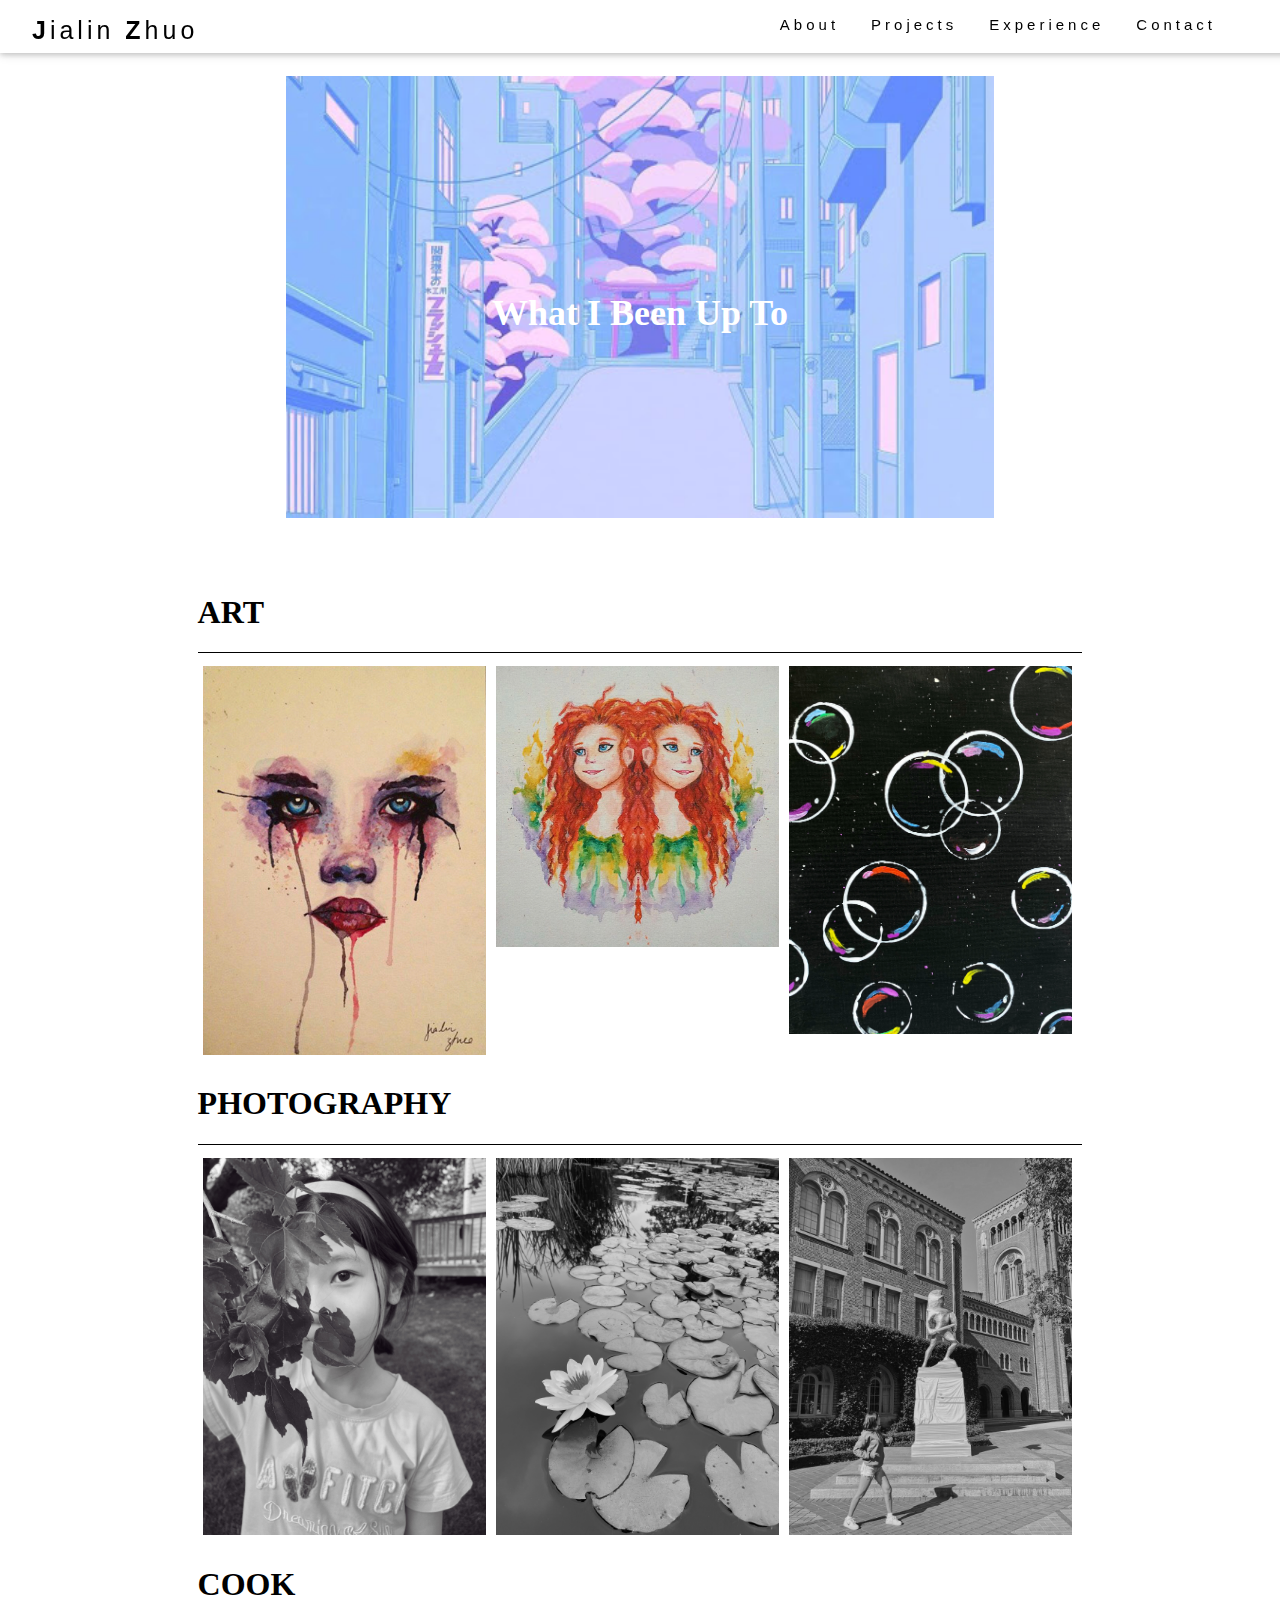
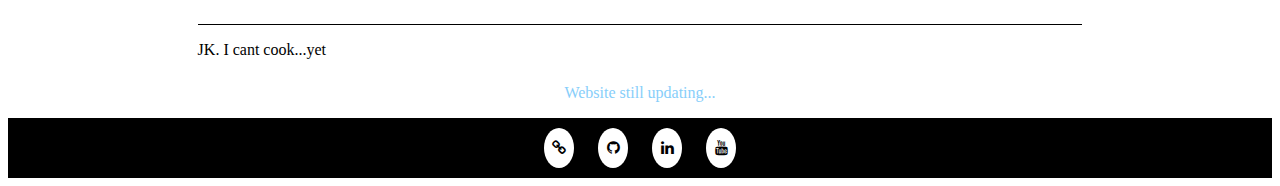
<file: index.html>
<!DOCTYPE html>
<title>Jialin Zhuo</title>
<meta charset="UTF-8">
<meta name="viewport" content="width=device-width, initial-scale=1">
<link rel="stylesheet" href="index.css">
<link rel="stylesheet" href="https://cdnjs.cloudflare.com/ajax/libs/font-awesome/4.7.0/css/font-awesome.min.css">
<body>
<!-- Navbar -->
<div class = "top">
    <div class = "navbar">
        <!-- Website Title -->
        <a href = "index.html" class = "menu" style = "font-size: 25px;"><b>J</b>ialin <b>Z</b>huo</a>
        <!-- Categories -->
        <div class ="menu-item">
            <a href = "about.html" class ="menu"> About</a>
            <a href = "projects.html" class ="menu"> Projects</a>
            <a href = "experience.html" class ="menu"> Experience</a>
            <a href = "contact.html" class ="menu"> Contact</a>
        </div>
    </div>
</div>
<!-- Header -->
<header class="container-main">
    <img class="index-image" src="images/2.jpg" alt="HOME">
    <div class="header center">
      <h1 class="header-text">What I Been Up To</h1>
    </div>
</header>
<!-- Page content -->
<div class = "row">
    <h1>ART</h1>
    <hr>
    <div class = "box">
        <div class="column">
            <img src = "images/art_eye.jpg" style = "width: 100%;">
        </div>
        <div class="column">
            <img src ="images/art_girl.jpg" style = "width: 100%;">
        </div>
        <div class="column">
            <img src ="images/bubbleArt.jpg" style = "width: 100%;">
        </div> 
    </div>
    <h1>PHOTOGRAPHY</h1>
    <hr>
    <div class = "box">
        <div class="column">
            <img src = "images/tiffanyPic.JPG" style = "width: 100%;">
        </div>
        <div class="column">
            <img src ="images/pondPic.JPG" style = "width: 100%;">
        </div>
        <div class="column">
            <img src ="images/uscPic.JPG" style = "width: 100%;">
        </div>
    </div>
    <h1>COOK</h1>
    <hr>
    <p> JK. I cant cook...yet</p>
    
</div>
    <p style ="color:lightskyblue; text-align: center;"> Website still updating...</p>
</div>

<!-- Footer  -->
<div class = "footer">
    <div class = "footer-social-icons">
        <ul>
            <li><a href = "#" target = "blank"> <i class = "fa fa-link"></i></a></li>
            <li><a href = "#" target = "blank"> <i class = "fa fa-github"></i></a></li>
            <li><a href = "#" target = "blank"> <i class = "fa fa-linkedin"></i></a></li>
            <li><a href = "#" target = "blank"> <i class = "fa fa-youtube"></i></a></li>
        </ul>
    </div>
</div>
</body>
</html>
</file>
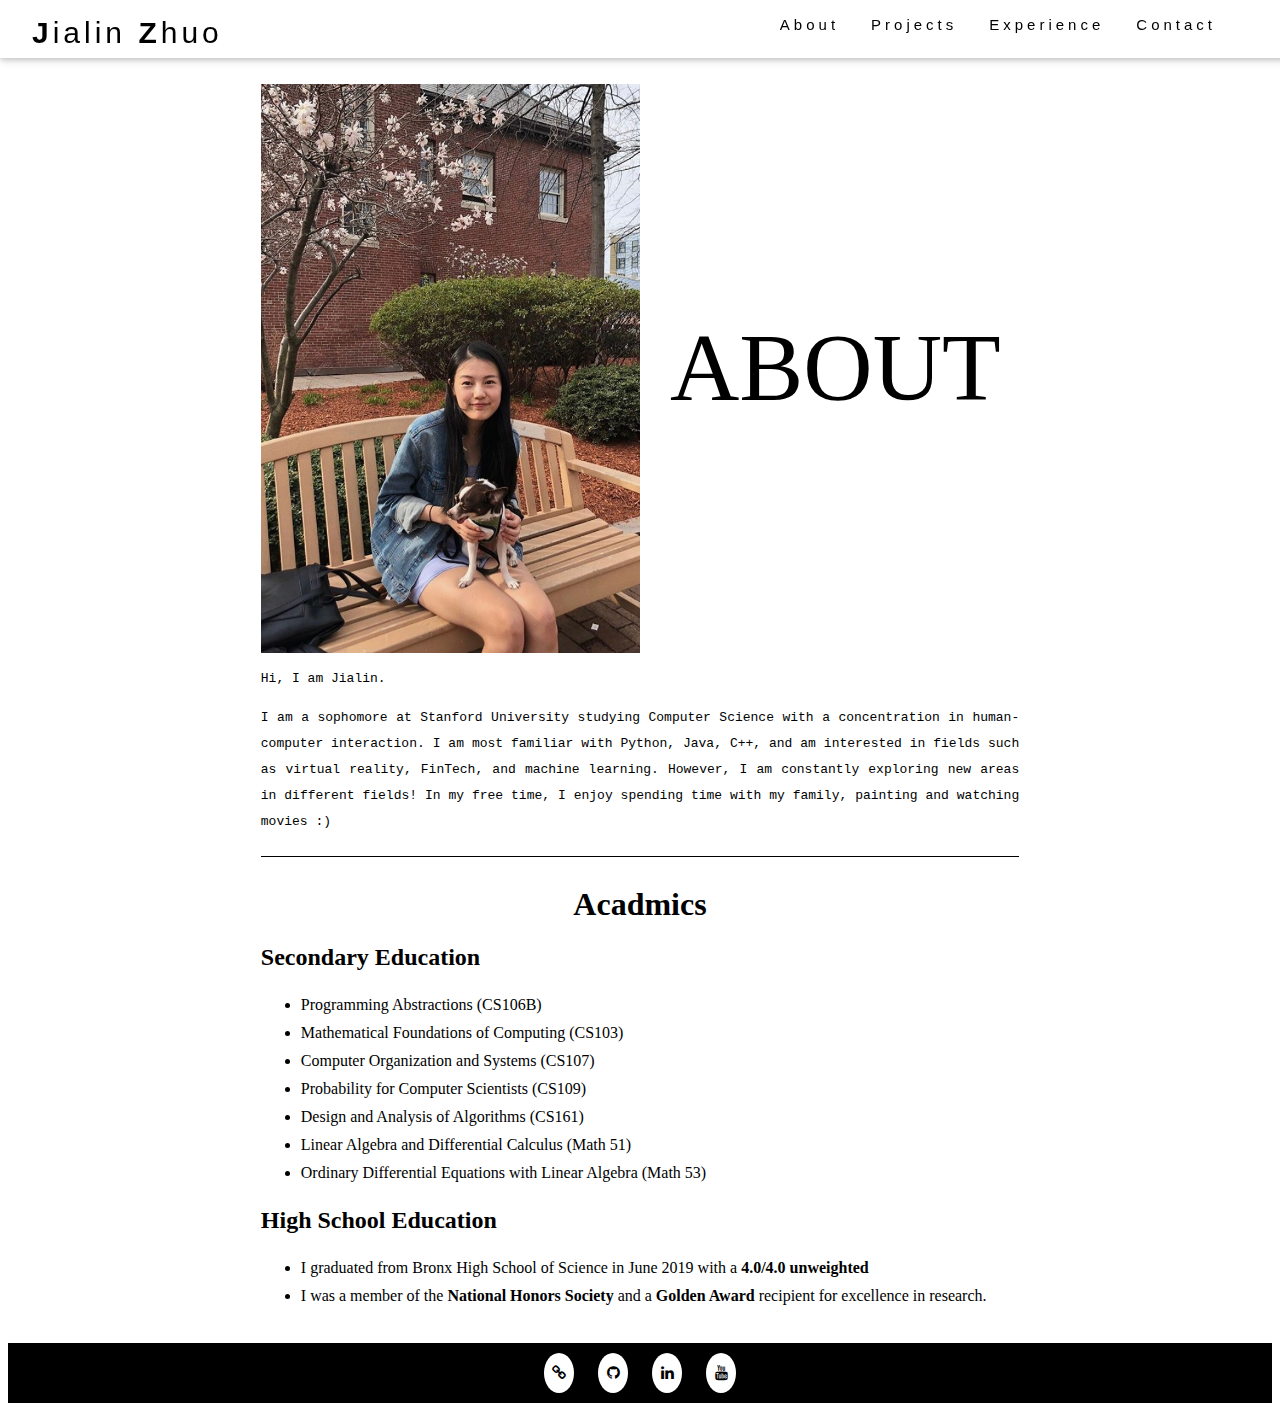
<file: about.html>
<!DOCTYPE html>
<title>Jialin Zhuo</title>
<meta charset="UTF-8">
<meta name="viewport" content="width=device-width, initial-scale=1">
<link rel="stylesheet" href="index.css">
<link rel="stylesheet" href="https://cdnjs.cloudflare.com/ajax/libs/font-awesome/4.7.0/css/font-awesome.min.css">
<body>
<!-- Navbar -->
<div class = "top">
    <div class = "navbar">
        <!-- Website Title -->
        <a href = "index.html" class = "menu" style = "font-size: 30px;"><b>J</b>ialin <b>Z</b>huo</a>
        <!-- Categories -->
        <div class ="menu-item">
            <a href = "about.html" class ="menu"> About</a>
            <a href = "projects.html" class ="menu"> Projects</a>
            <a href = "experience.html" class ="menu"> Experience</a>
            <a href = "contact.html" class ="menu"> Contact</a>
        </div>
    </div>
</div>
<!-- About content -->
<div class = align-middle>
  <div class = "layout-col">
    <div class = "size-30">
      <div class = "layout-row">
          <div class = "about-img img aboutme1"> 
            <div class="container1"></div>
          </div>
        <div class = "heading size-30">
          <div class = "container2">
            <h1 class = "heading-text">ABOUT</h1>
          </div>
        </div>
      </div>
    </div>
      <div class = "about-text">
        <p>Hi, I am Jialin.</p>
        <p>I am a sophomore at Stanford University studying Computer Science with a concentration in human-computer interaction. I am most familiar with Python, Java, C++, and am interested in fields such as virtual reality, FinTech, and machine learning. However, I am constantly exploring new areas in different fields! In my free time, I enjoy spending time with my family, painting and watching movies :)</p>  
      </div>
      <hr>
      <div class = "courses">
        <h1 class = "center">Acadmics</h1>
        <h2> Secondary Education</h2>
        <ul>
          <li>Programming Abstractions (CS106B)</li>
          <li>Mathematical Foundations of Computing (CS103)</li>
          <li>Computer Organization and Systems (CS107)</li>
          <li>Probability for Computer Scientists (CS109)</li>
          <li>Design and Analysis of Algorithms (CS161)</li>
          <li>Linear Algebra and Differential Calculus (Math 51)</li>
          <li>Ordinary Differential Equations with Linear Algebra (Math 53)</li>
        </ul>
        <h2> High School Education</h2>
        <ul>
          <li> I graduated from Bronx High School of Science in June 2019 with a <b>4.0/4.0 unweighted</b></li>
          <li style ="padding-bottom: 3%;"> I was a member of the <b>National Honors Society</b> and a <b>Golden Award</b> recipient for excellence in research. </li>
        </ul>
      </div>
  </div>
</div>
<!-- Footer  -->
<div class = "footer">
  <div class = "footer-social-icons">
      <ul>
          <li><a href = "#" target = "blank"> <i class = "fa fa-link"></i></a></li>
          <li><a href = "#" target = "blank"> <i class = "fa fa-github"></i></a></li>
          <li><a href = "#" target = "blank"> <i class = "fa fa-linkedin"></i></a></li>
          <li><a href = "#" target = "blank"> <i class = "fa fa-youtube"></i></a></li>
      </ul>
  </div>
</div>
</body>
</html>
</file>
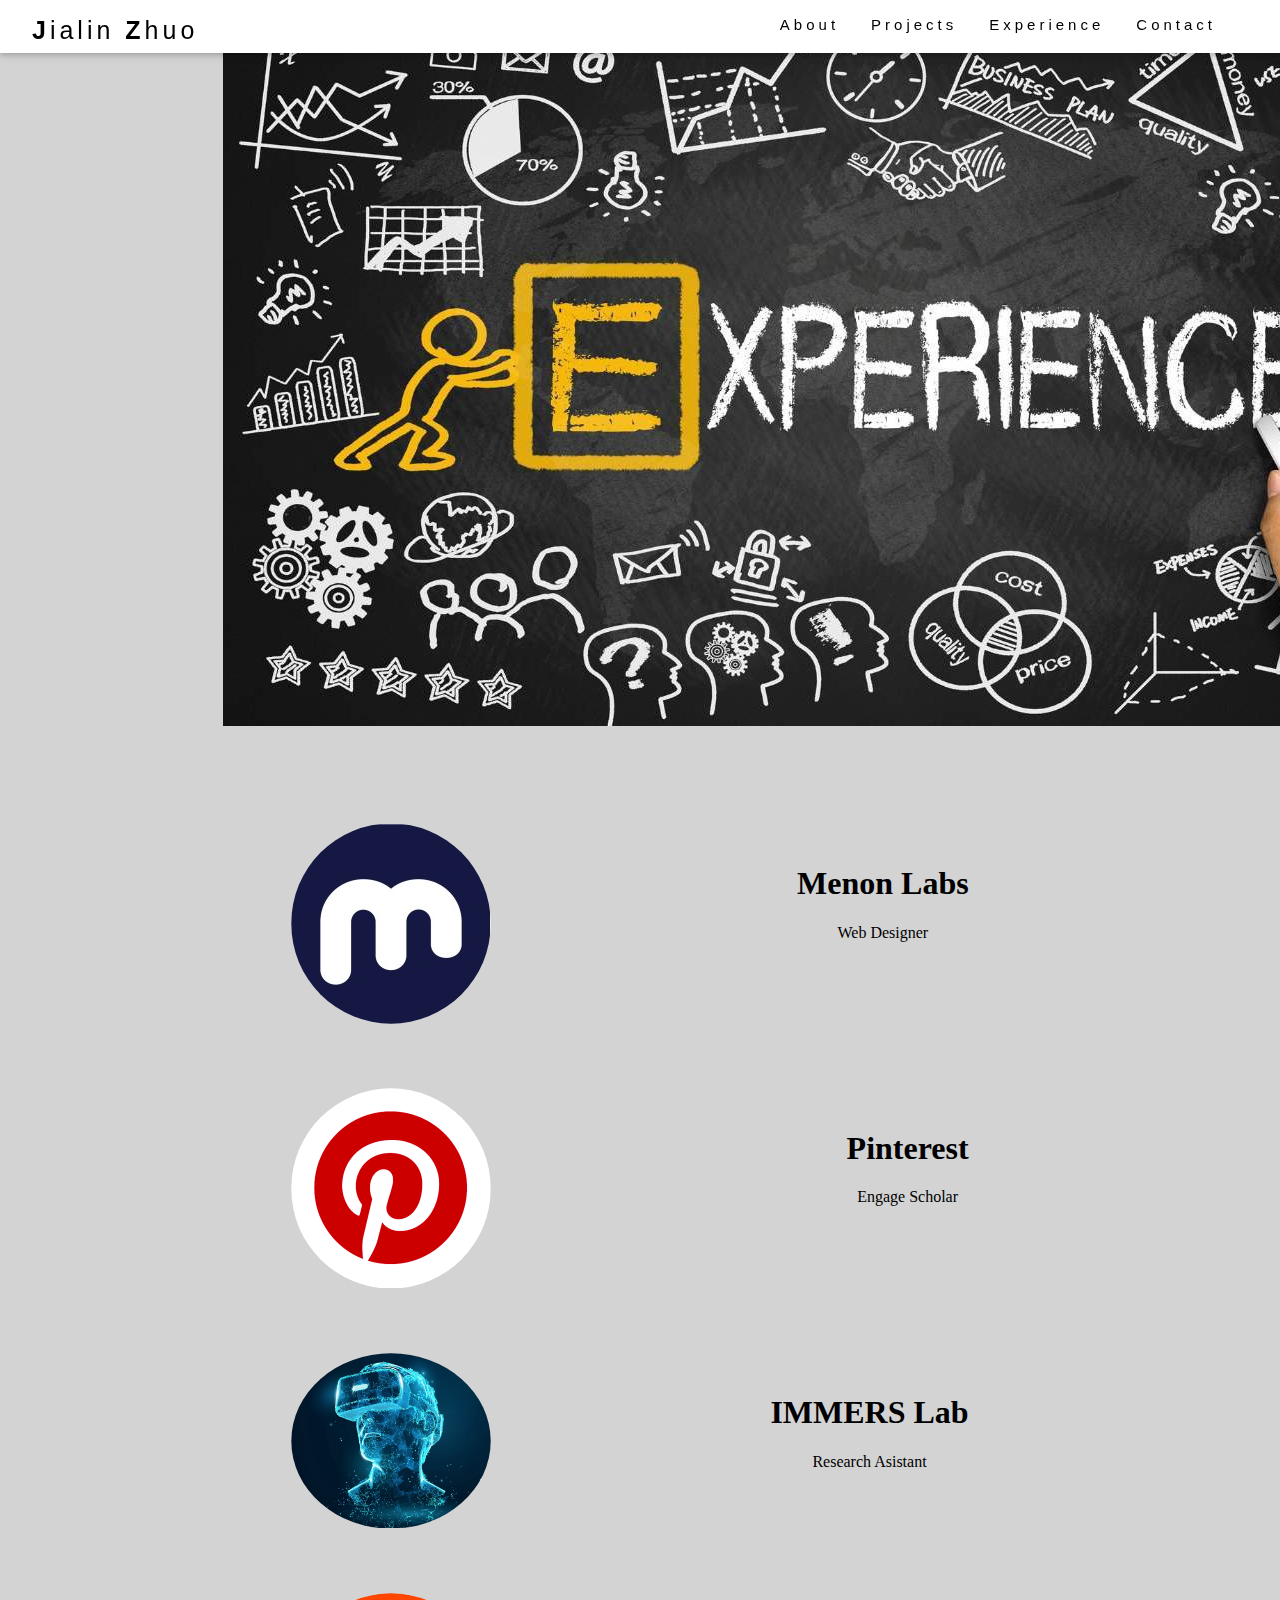
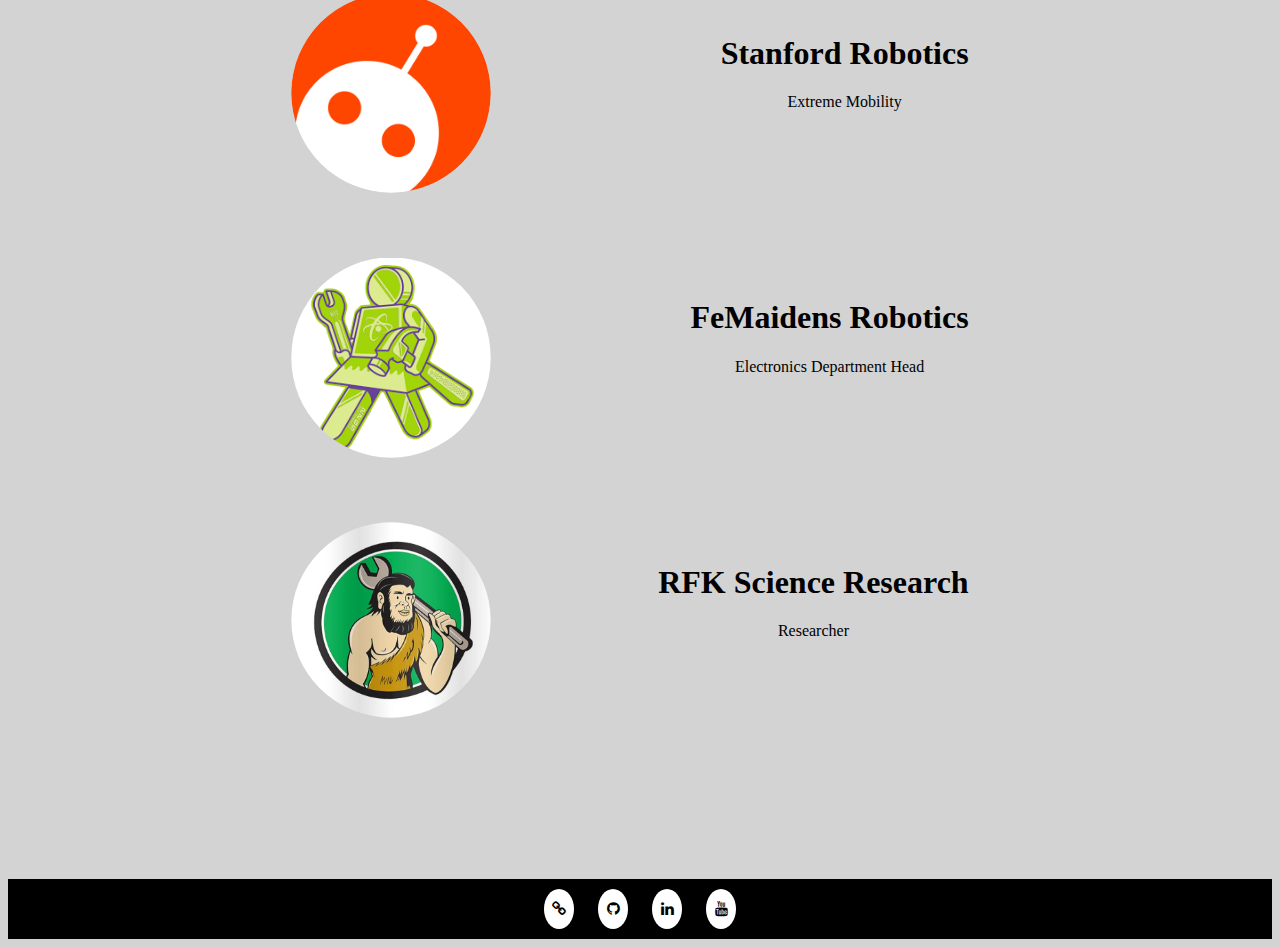
<file: experience.html>
<!DOCTYPE html>
<title>Jialin Zhuo</title>
<meta charset="UTF-8">
<meta name="viewport" content="width=device-width, initial-scale=1">
<meta http-equiv=“X-UA-Compatible” content=“ie=edge”>
<link rel="stylesheet" href="index.css">
<link rel="stylesheet" href="https://cdnjs.cloudflare.com/ajax/libs/font-awesome/4.7.0/css/font-awesome.min.css">
<body style="background-color:lightgray">
<!-- Navbar -->
<div class = "top">
    <div class = "navbar">
        <!-- Website Title -->
        <a href = "index.html" class = "menu" style = "font-size: 25px;"><b>J</b>ialin <b>Z</b>huo</a>
        <!-- Categories -->
        <div class ="menu-item">
            <a href = "about.html" class ="menu"> About</a>
            <a href = "projects.html" class ="menu"> Projects</a>
            <a href = "experience.html" class ="menu"> Experience</a>
            <a href = "contact.html" class ="menu"> Contact</a>
        </div>
    </div>
</div>
<!-- Header -->
<header class="container" style="max-width:1300px;" id="home">
    <img class="image" src="images/experience.jpeg" alt="HOME">
</header>
<!-- Page content -->
<div class = "jobs">
    <div>
        <img class = "jobs-img" src = "images/MenonLabs.jpeg">
        <div class = "jobs-title">
            <h1>Menon Labs</h1>
            <p class = "jobs-description">Web Designer</p>
        </div>
    </div>
    <div>
        <img class = "jobs-img" src = "images/pinterest.png">
        <div class = "jobs-title">
            <h1>Pinterest</h1>
            <p class = "jobs-description">Engage Scholar</p>
        </div>
    </div>
    <div>
        <img class = "jobs-img" src = "images/IMMERS.png">
        <div class = "jobs-title">
            <h1>IMMERS Lab</h1>
            <p class = "jobs-description">Research Asistant</p>
        </div>
    </div>
    <div>
        <img class = "jobs-img" src = "images/StanfordRobotics.png">
        <div class = "jobs-title">
            <h1>Stanford Robotics</h1>
            <p class = "jobs-description">Extreme Mobility</p>
        </div>
    </div>
    <div>
        <img class = "jobs-img" src = "images/feMaidens.png">
        <div class = "jobs-title">
            <h1>FeMaidens Robotics</h1>
            <p class = "jobs-description">Electronics Department Head</p>
        </div>
    </div>
    <div>
        <img class = "jobs-img" src = "images/RFK.png">
        <div class = "jobs-title">
            <h1>RFK Science Research</h1>
            <p class = "jobs-description">Researcher</p>
        </div>
    </div>
</div>

<!-- Footer  -->
<div class = "footer" >
    <div class = "footer-social-icons">
        <ul>
            <li><a href = "#" target = "blank"> <i class = "fa fa-link"></i></a></li>
            <li><a href = "#" target = "blank"> <i class = "fa fa-github"></i></a></li>
            <li><a href = "#" target = "blank"> <i class = "fa fa-linkedin"></i></a></li>
            <li><a href = "#" target = "blank"> <i class = "fa fa-youtube"></i></a></li>
        </ul>
    </div>
</div>
</body>
</html>
</file>
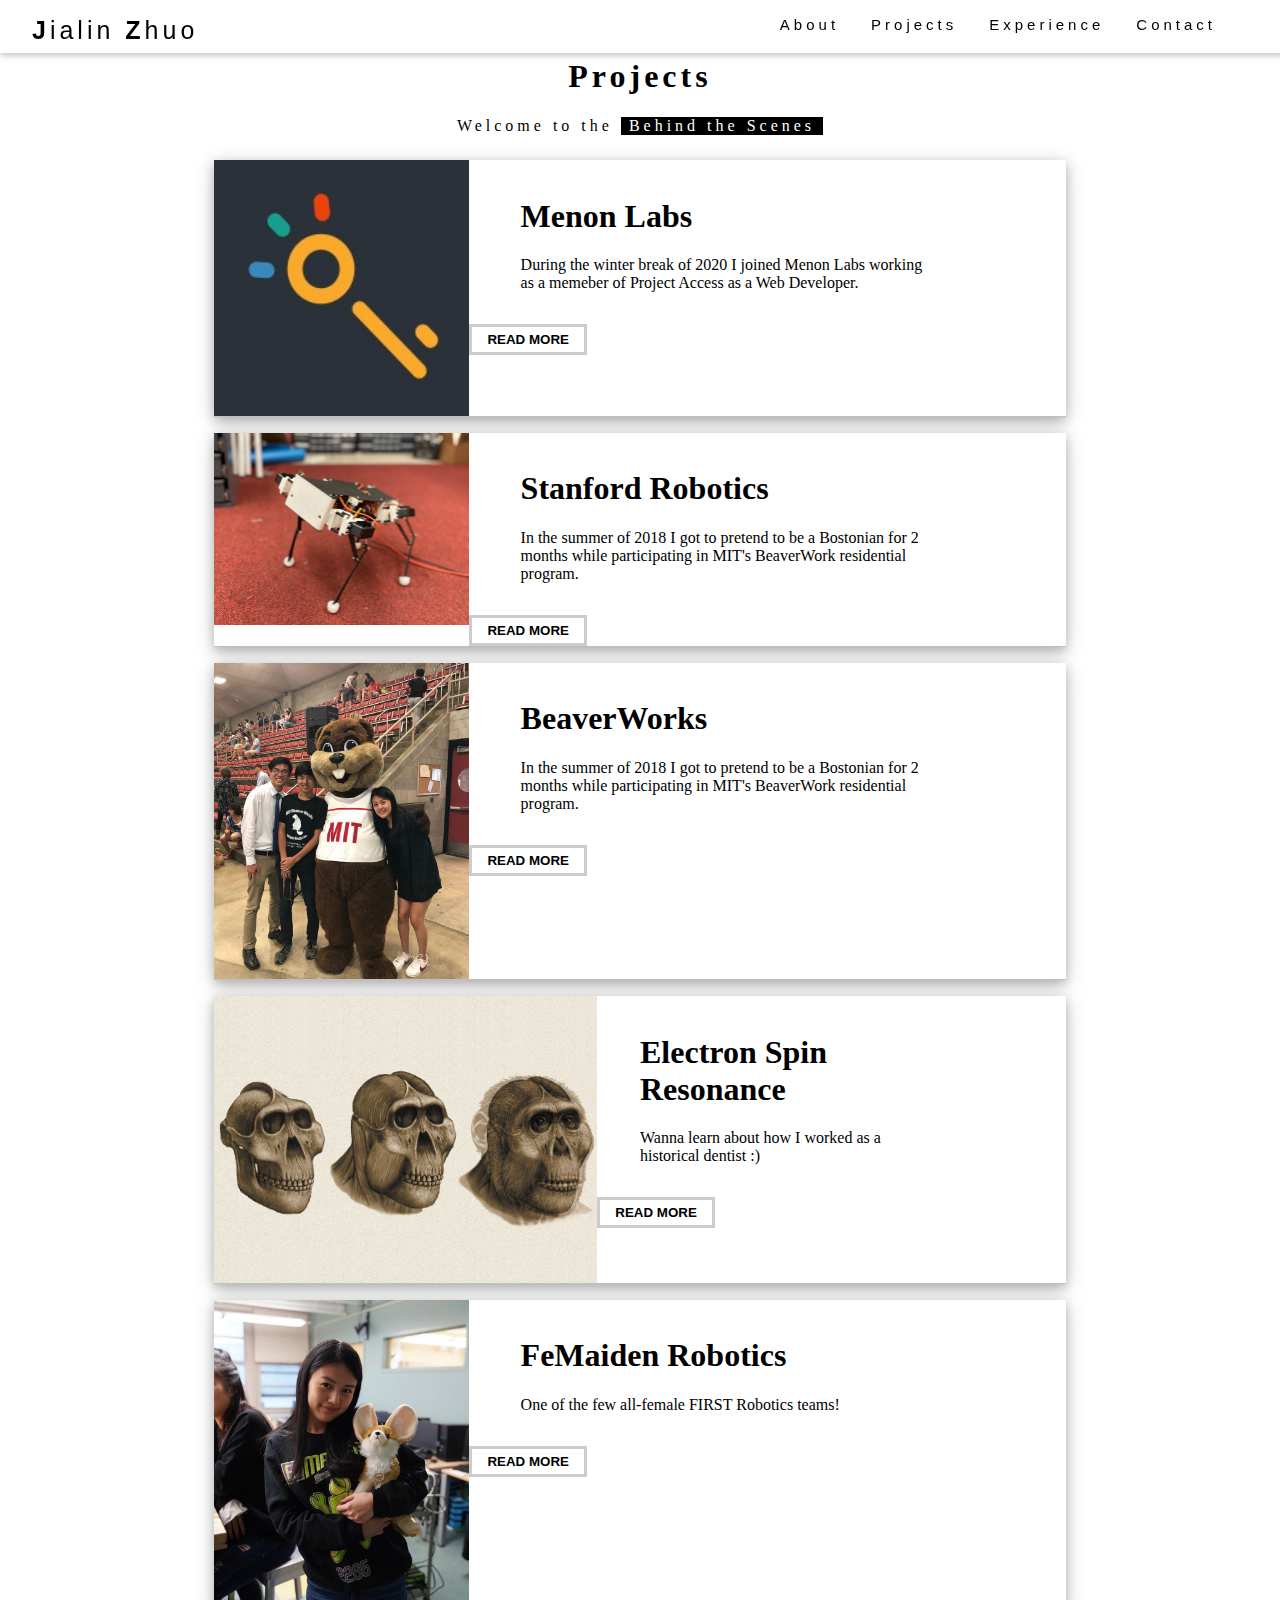
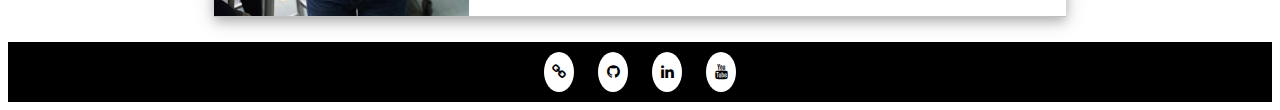
<file: projects.html>
<!DOCTYPE html>
<title>Jialin Zhuo</title>
<meta charset="UTF-8">
<meta name="viewport" content="width=device-width, initial-scale=1">
<link rel="stylesheet" href="index.css">
<link rel="stylesheet" href="https://cdnjs.cloudflare.com/ajax/libs/font-awesome/4.7.0/css/font-awesome.min.css">
<body>
<!-- Navbar -->
<div class = "top">
    <div class = "navbar">
        <!-- Website Title -->
        <a href = "index.html" class = "menu" style = "font-size: 25px;"><b>J</b>ialin <b>Z</b>huo</a>
        <!-- Categories -->
        <div class ="menu-item">
            <a href = "about.html" class ="menu"> About</a>
            <a href = "projects.html" class ="menu"> Projects</a>
            <a href = "experience.html" class ="menu"> Experience</a>
            <a href = "contact.html" class ="menu"> Contact</a>
        </div>
    </div>
</div>
<!-- Header -->
<header class="container center"> 
    <h1 class = "project-header"><b>Projects</b></h1>
    <p>Welcome to the <span class="project-header-text">Behind the Scenes</span></p>
</header>

<!-- Page content -->
<div class="row">
    <div class = "project-entries">
        <div style="border-bottom: solid 1px silver; overflow: hidden;">
            <img src = "images/ProjectAccess.jpeg" alt = "MENON LABS" style="float: left; width: 30%;">
            <div class = "project-container">
                <div style = "padding-left: 30%;">
                    <h1 class = "project-entries-title"> Menon Labs </h1>
                    <p class = "project-entries-text"> During the winter break of 2020 I joined Menon Labs working as a memeber of Project Access as a Web Developer.</p>
                </div>
                <div style = "float: left; display: block;">
                    <p>
                        <button class = "read-more-button">
                            <b>READ MORE</b>
                        </button>
                    </p>
                    <div id = "myModal" class = "modal">
                        <div class = "modal-content">
                            <span class = "close">&times;</span>
                            <p>I will update this when I successfully teach my sister how to multiply :)</p>
                        </div>
                    </div>
                </div>
            </div>
        </div>
    </div>
    <div class = "project-entries">
        <div style="border-bottom: solid 1px silver; overflow: hidden;">
            <img src = "images/pupper.jpeg" alt = "pupper" style="float: left; width: 30%;">
            <div class = "project-container">
                <div style = "padding-left: 30%;">
                    <h1 class = "project-entries-title"> Stanford Robotics </h1>
                    <p class = "project-entries-text"> In the summer of 2018 I got to pretend to be a Bostonian for 2 months while participating in MIT's BeaverWork residential program.</p>
                </div>
                <div style = "float: left; display: block;">
                <p>
                    <button class = "read-more-button">
                        <b>READ MORE</b>
                    </button>
                </p>
                </div>
            </div>
        </div>
    </div>
    <div class = "project-entries">
        <div style="border-bottom: solid 1px silver; overflow: hidden;">
            <img src = "images/MITBeaver.jpg" alt = "RACECAR" style="float: left; width: 30%;">
            <div class = "project-container">
                <div style = "padding-left: 30%;">
                    <h1 class = "project-entries-title"> BeaverWorks </h1>
                    <p class = "project-entries-text"> In the summer of 2018 I got to pretend to be a Bostonian for 2 months while participating in MIT's BeaverWork residential program.</p>
                </div>
                <div style = "float: left; display: block;">
                <p>
                    <button class = "read-more-button">
                        <b>READ MORE</b>
                    </button>
                </p>
                </div>
            </div>
        </div>
    </div>
    <div class = "project-entries">
        <div style="border-bottom: solid 1px silver; overflow: hidden;">
            <img src = "images/FossilDating.png" alt = "Fossil Dating" style="float: left; width: 45%;">
            <div class = "project-container">
                <div style = "padding-left: 50%;">
                    <h1 class = "project-entries-title"> Electron Spin Resonance </h1>
                    <p class = "project-entries-text"> Wanna learn about how I worked as a historical dentist :)</p>
                </div>
                <div style = "float: left; display: block;">
                <p>
                    <button class = "read-more-button">
                        <b>READ MORE</b>
                    </button>
                </p>
                </div>
            </div>
        </div>
    </div>
    <div class = "project-entries">
        <div style="border-bottom: solid 1px silver; overflow: hidden;">
            <img src = "images/MeFeMaiden.jpg" alt = "Robotics" style="float: left; width: 30%;">
            <div class = "project-container">
                <div style = "padding-left: 30%;">
                    <h1 class = "project-entries-title"> FeMaiden Robotics </h1>
                    <p class = "project-entries-text"> One of the few all-female FIRST Robotics teams!</p>
                </div>
                <div style = "float: left; display: block;">
                <p>
                    <button class = "read-more-button">
                        <b>READ MORE</b>
                    </button>
                </p>
                </div>
            </div>
        </div>
    </div>
</div>

<!-- Footer  -->
<div class = "footer">
    <div class = "footer-social-icons">
        <ul>
            <li><a href = "#" target = "blank"> <i class = "fa fa-link"></i></a></li>
            <li><a href = "#" target = "blank"> <i class = "fa fa-github"></i></a></li>
            <li><a href = "#" target = "blank"> <i class = "fa fa-linkedin"></i></a></li>
            <li><a href = "#" target = "blank"> <i class = "fa fa-youtube"></i></a></li>
        </ul>
    </div>
</div>
<script>
    var modal = document.getElementById("myModal");
    var btn = document.getElementsByClassName("read-more-button");
    var span = document.getElementsByClassName("close")[0];
    for (var i = 0; i < btn.length; i++) {
        btn[i].onclick = function () {
            modal.style.display = "block";
        }
    }
    span.onclick = function() {
        modal.style.display = "none";
    }
    window.onclick = function(event) {
        if (event.target == modal) {
            modal.style.display = "none";
        }
    }
</script>
</body>
</html>
</file>
<file: index.css>
.top {
    position: fixed;
    top: 0;
    left: 0;
    width: 100%;
    z-index: 1;
}
.navbar {
    overflow: hidden;
    display: block;
    background-color: #fff!important;
    padding: 8px 16px 0px!important;
    width: 100%;
    letter-spacing: 4px;
    box-shadow: 0 2px 5px 0 rgba(0,0,0,0.16), 0 2px 10px 0 rgba(0,0,0,0.12);
}
.menu {
    color: black!important;
    float: left;
    width: auto;
    border: none;
    display: block;
    font-family: Arial, Helvetica, sans-serif;
    text-decoration: none;
    font-size: 15px;
    padding: 8px 16px;
}
.menu-item {
    color: black!important;
    float: right!important;
    padding-right: 5%;
}
.container{
    position: relative;
    margin-left: auto;
    margin-right: auto;
    width:66%;
    letter-spacing: 4px;
}
.header {
    position: absolute;
    margin-top: 16px!important;
    top: 50%;
    left: 50%;
    transform: translate(-50%,-50%);
}
.header-text {
    font-size: 36px!important;
    color: #fff!important;
}
.center {
    text-align: center!important;
}
.bubble {
    position: relative;
    float: left;
    cursor: pointer;
}
.item {
    position: relative;
    display: inline-block;
    padding: 1rem;
    width: 45%;
}
.img {
    color: #111111;
    overflow: hidden;
    object-fit: cover;
    vertical-align: middle;
    background-size: cover;
    background-repeat: no-repeat;
}

.heading {
    position: relative;
    display: flex;
    background-clip: padding-box;
    background-origin: padding-box;
    text-align: left;
    border-left: 0!important;
    border-right: 0!important;
    padding: 20% 0%;
}
.heading-text {
    position: relative;
    text-align: center;
    font-family: 'Playfair Display', serif !important;
    font-size: 6rem;
    font-weight: 400;
    line-height: 0.8;
}
.inputs {
    border-radius: 5px;
    background-color: #f2f2f2;
    padding: 20px;
}
.footer {
    background-color: black;
    margin: auto;
    height: auto;
    width: 100%;
    padding: 10px 0px;
    bottom: 0px;
    left: 0px;
}
.footer-social-icons ul {
    margin: 0px;
    padding: 0px;
    text-align: center;
}
.footer-social-icons ul li {
    display: inline-block;
    background: white;
    width: 30px;
    height: 30px;
    margin: 0px 10px;
    border-radius: 100%;
}
.footer-social-icons ul li a {
    color: black;
    font-size: 15px;
}
.footer-social-icons ul li a i {
    line-height: 30px;
}
.fa:hover {
    opacity: 0.7;
}
/* ---- INDEX PAGE ---- */
.index-image {
    display: block;
    margin-left: auto;
    margin-right: auto;
    width: 70%;
    height: 20%;
    overflow: hidden;
}
.column {
    float: left;
    overflow: hidden;
    width: 32%;
    height: auto;
    padding: 5px;
}
.box::after {
    content: "";
    clear: both;
    display: table;
  }
/* ---- EXPERIENCE PAGE ---- */
.jobs {
    padding-top: 5%; 
    padding-left: 20%;
    padding-bottom: 10%;
}
.jobs-img {
    height: auto;
    width: 200px;
    padding: 3%;
    border-radius: 50%;
}
.jobs-title {
    float: right;
    text-align: center;
    padding-right: 30%;
    padding-top: 5%;
}
.center {
    text-align: center;
}
ul li { 
    padding: 5px 0px; 
}
/* ---- ABOUT PAGE ---- */
.about-text {
    text-align: justify;
    font-family: monospace;
    font: 3em;
    line-height: 2;
}
hr { 
    background-color:black;
    display:block;
    width: 100%;               
    border: 10px;
    height: 1px;
  }

.aboutme1 {
    background-image: url(images/aboutme1.jpg);
    background-position: 50% 80%;
}
.align-middle {
    position: relative;
    display: flex;
    flex-direction: column;
    justify-content: center;
    padding: 0% 20%;
}
.layout-col {
    display: flex;
    flex-direction: column;
    margin-left: 0 !important;
    margin-right: 0 !important;
    min-height: 100%;
    flex: 1 1 100%;
}
.layout-row {
    display: flex;
    flex-direction: row;
    flex-wrap: wrap;
    padding-top: 10%;
    flex: 1 1 100%;
    min-height: 100%;
    max-width: 100%;
}
.layout-row > .size-30 {
    flex: 0 0 50%;
    max-width: 50%;
}
.layout-col > .size-30 {
    flex: 30 0 50%;
}
.about-img {
    position: relative;
    display: flex;
    text-align: left;
    background-clip: padding-box;
    background-origin: padding-box;
    background-color: transparent !important;
    opacity: 1;
    flex: 50%;
    max-width: 50%;
}
.container-contact {
    position: relative;
    margin: 6% 30%;
}
.container-main {
    position: relative;
    margin: 6% 10%;
}
.container1 {
    position: relative;
    box-sizing: border-box;
    flex: 1;
    max-width: 100%;
    padding: 30px;
}
.container2 {
    position: relative;
    display: flex;
    flex-direction: column;
    justify-content: center;
    flex: 1;
    max-width: 100%;
    padding: 30px;
}
/* ---- PROJECT PAGE ---- */
.row {
    margin: 2% 15%;
}
.project-header {
    margin-top: 7%;
}
.project-header-text {
    background-color: #000;
    color: #fff;
    display: inline-block;
    padding-left: 8px;
    padding-right: 8px;
    text-align: center;
}
.project-entries {
    color: #000!important;
    background-color: #fff!important;
    box-shadow: 0 4px 10px 0 rgba(0,0,0,0.2), 0 4px 20px 0 rgba(0,0,0,0.19);
    margin: 16px!important;
}
.project-container {
    padding: 1em 15%;
}
.project-entries-img {
    float:left;
    max-width: 50%;
    max-height: auto;
}
.read-more-button {
    color: #000!important;
    background-color: #fff!important;
    border: 3px solid #ccc!important;
    float: right;
    padding: 5px 15px!important;
}
.modal {
    display: none; /* Hidden by default */
    position: fixed; /* Stay in place */
    z-index: 1; /* Sit on top */
    padding-top: 100px; /* Location of the box */
    left: 0;
    top: 0;
    width: 100%; /* Full width */
    height: 100%; /* Full height */
    overflow: auto; /* Enable scroll if needed */
    background-color: rgb(0,0,0); /* Fallback color */
    background-color: rgba(0,0,0,0.4); /* Black w/ opacity */
}
  
  /* Modal Content */
.modal-content {
    background-color: #fefefe;
    margin: auto;
    padding: 20px;
    border: 1px solid #888;
    width: 80%;
}
  
  /* The Close Button */
.close {
    color: #aaaaaa;
    float: right;
    font-size: 28px;
    font-weight: bold;
}
  
.close:hover,
.close:focus {
    color: #000;
    text-decoration: none;
    cursor: pointer;
}
</file>
